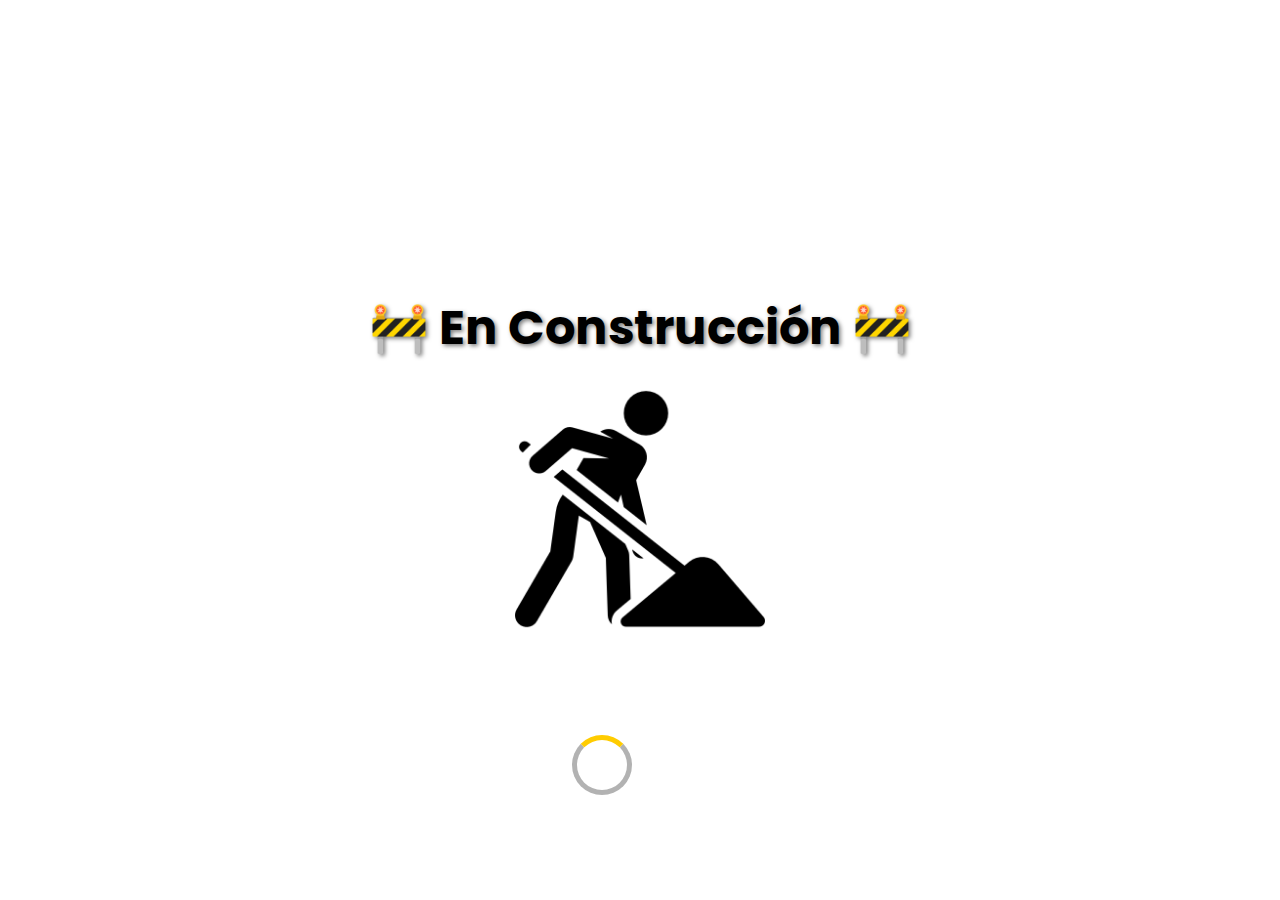
<file: index.html>
<!DOCTYPE html>
<html>
<head>
    <meta charset="utf-8">
    <title>En Construcción</title>
    <style>
        body {
            display: flex;
            justify-content: center;
            align-items: center;
            height: 100vh;
            font-family: 'Poppins', sans-serif;
            margin: 0;
            color: #ffffff;
            text-align: center;
            flex-direction: column;
            position: relative;
        }
        h1 {
            font-size: 3rem;
            color: #000000;
            font-weight: bold;
            text-shadow: 2px 2px 4px rgba(0, 0, 0, 0.5);
            margin-bottom: 20px;
        }
        .image {
            margin-top: 10px;
        }
        img {
            max-width: 100%;
            height: auto;
            width: 250px;
        }
        .loader {
            position: absolute;
            top: 85%; /* Puedes modificar este valor para mover en el eje Y */
            left: 47%; /* Puedes modificar este valor para mover en el eje X */
            transform: translate(-50%, -50%);
            width: 50px;
            height: 50px;
            border: 5px solid rgba(0, 0, 0, 0.3);
            border-top: 5px solid #ffcc00;
            border-radius: 50%;
            animation: spin 1s linear infinite;
        }
        @keyframes spin {
            0% { transform: rotate(0deg); }
            100% { transform: rotate(360deg); }
        }
        @media (max-width: 768px) {
            h1 {
                font-size: 2rem;
            }
            img {
                width: 180px;
            }
            .loader {
                width: 40px;
                height: 40px;
                border-width: 4px;
            }
        }
    </style>
    <link href="https://fonts.googleapis.com/css2?family=Poppins:wght@400;700&display=swap" rel="stylesheet">
</head>
<body>
    <div>
        <h1>🚧 En Construcción 🚧</h1>
        <div class="image">
            <img src="Imagenes/pala.png" alt="Imagen de construcción">
        </div>
    </div>
    <div class="loader"></div>
</body>
</html>
</file>
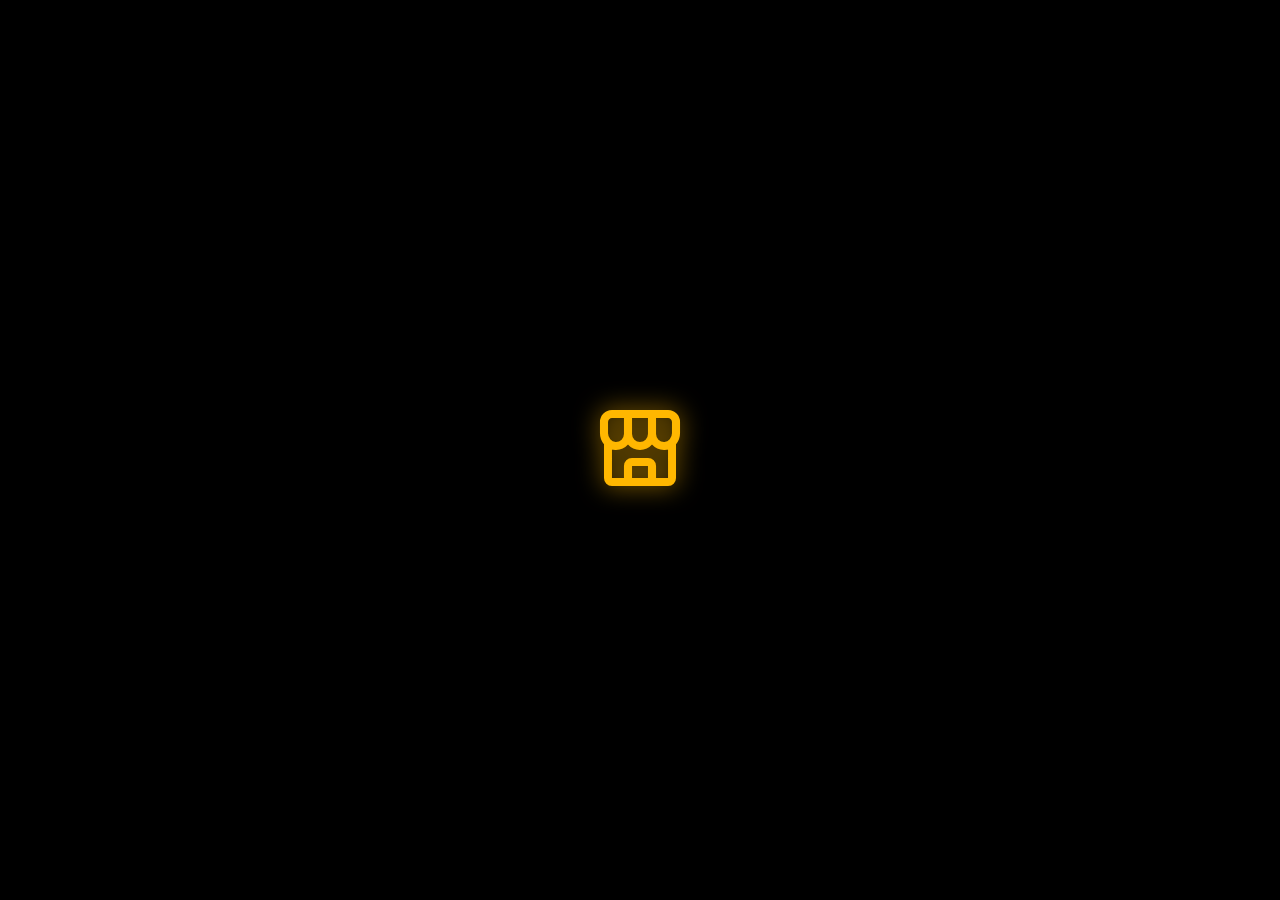
<file: Principal.html>
<!DOCTYPE html>
<html lang="es">
<head>
    <meta charset="UTF-8">
    <meta name="viewport" content="width=device-width, initial-scale=1.0">
    <title>JJJ´s FOOD</title>
    <link rel="icon" href="Imagenes/Logo Restaurante.PNG">
    <link rel="stylesheet" href="CSS/Principal.css">
    <link href="https://unpkg.com/boxicons@2.1.4/css/boxicons.min.css" rel="stylesheet">
</head>
<body>
    <div class="anuncio-overlay" id="anuncioOverlay" style="display: none;">
        <div class="anuncio">
            <button class="cerrar" onclick="cerrarAnuncio()">×</button>
            <img src="Imagenes/ImagenesPrincipal/Anuncio.png" alt="Anuncio">
        </div>
    </div>

    <script>
        function cerrarAnuncio() {
            document.getElementById('anuncioOverlay').style.display = 'none';
            sessionStorage.setItem('anuncioMostrado', 'true');
        }

        window.addEventListener('pageshow', () => {
            if (!sessionStorage.getItem('anuncioMostrado')) {
                document.getElementById('anuncioOverlay').style.display = 'flex';
            }
        });
    </script>

    <body class="locked">
        <!-- Pantalla de carga -->
        <div id="loading-screen">
            <i class='bx bx-store-alt'></i>
        </div>

        <div class="contenedor">
            <img src="Imagenes/Logo Pricipal.png" alt="Imagen Movible" class="imagen-ajustable" />
        </div>
        <div class="top-center">
            <span class="black">Welcome to</span>
        </div>

        <!-- Barra lateral -->
        <div class="sidebar1">
            <div class="logo_content1">
                <div class="logo1">
                    <img src="Imagenes/Logo JJJs.png" alt="Logo del restaurante JJJ's" width="150" height="50">
                    <div class="logo_name1"></div>
                </div>
                <i class='bx bx-menu' id='btn1'></i>
            </div>
            <!-- Buscador -->
            <div class="src1">
                <i class='bx bx-search-alt' id="srcBtn1"></i>
                <input type="text" id="searchInput" placeholder="Buscar..." autocomplete="off">
                <div id="suggestions" class="suggestions"></div>
            </div>
            <!-- Navegación -->
            <ul class="nav1">
                <li>
                    <a href="Principal.html">
                        <i class='bx bx-store-alt'></i>
                        <span class="link_name1">Principal</span>
                    </a>
                    <span class="tooltip1">Principal</span>
                </li>
                <li>
                    <a href="InicioSs.html">
                        <i class='bx bxs-user-circle'></i>
                        <span class="link_name1">Inicia sesión</span>
                    </a>
                    <span class="tooltip1">Inicia sesión</span>
                </li>
                <li>
                    <a href="Producto.html">
                        <i class='bx bxs-pizza'></i>
                        <span class="link_name1">Productos Food</span>
                    </a>
                    <span class="tooltip1">Productos Food</span>
                </li>
                <li>
                    <a href="ProductosCigarreria.html">
                        <i class='bx bxs-drink'></i>
                        <span class="link_name1">Productos Beer</span>
                    </a>
                    <span class="tooltip1">Productos Beer</span>
                </li>
                <li>
                    <a href="Pedidos.html">
                        <i class='bx bx-package'></i>
                        <span class="link_name1">Pedidos</span>
                    </a>
                    <span class="tooltip1">Pedidos</span>
                </li>
                <li>
                    <a href="Nosotros.html">
                        <i class='bx bx-conversation'></i>
                        <span class="link_name1">Nosotros</span>
                    </a>
                    <span class="tooltip1">Nosotros</span>
                </li>
                <li>
                    <a href="Horarios.html">
                        <i class='bx bxs-calendar'></i>
                        <span class="link_name1">Horarios</span>
                    </a>
                    <span class="tooltip1">Horarios</span>
                </li>
                <li>
                    <a href="favoritos.html">
                        <i class='bx bxs-heart-circle'></i>
                        <span class="link_name1">Favoritos</span>
                    </a>
                    <span class="tooltip1">Favoritos</span>
                </li>
            </ul>
        </div>

        <!-- Sliders -->
        <div class="slider-wrapper">
            <!-- Slider 1 -->
            <div class="slider" id="slider1">
                <button class="arrow left" onclick="prevSlide(1)">◀</button>
                <a href="Producto.html"><img class="slide active" src="Imagenes/ImagenesPrincipal/1.webp" alt="Imagen del slider 1"></a>
                <a href="Producto.html"><img class="slide" src="Imagenes/ImagenesPrincipal/2.webp" alt="Imagen del slider 2"></a>
                <a href="Producto.html"><img class="slide" src="Imagenes/ImagenesPrincipal/3.webp" alt="Imagen del slider 3"></a>
                <a href="Producto.html"><img class="slide" src="Imagenes/ImagenesPrincipal/4.webp" alt="Imagen del slider 4"></a>
                <a href="Producto.html"><img class="slide" src="Imagenes/ImagenesPrincipal/5.webp" alt="Imagen del slider 5"></a>
                <a href="Producto.html"><img class="slide" src="Imagenes/ImagenesPrincipal/6.webp" alt="Imagen del slider 6"></a>
                <a href="Producto.html"><img class="slide" src="Imagenes/ImagenesPrincipal/7.webp" alt="Imagen del slider 7"></a>
                <a href="Producto.html"><img class="slide" src="Imagenes/ImagenesPrincipal/8.webp" alt="Imagen del slider 8"></a>
                <button class="arrow right" onclick="nextSlide(1)">▶</button>
            </div>

            <!-- Slider 2 -->
            <div class="slider" id="slider2">
                <button class="arrow left" onclick="prevSlide(2)">◀</button>
                <a href="ProductosCigarreria.html"><img class="slide active" src="Imagenes/ImagenesPrincipal/10.webp" alt="Imagen del slider A"></a>
                <a href="ProductosCigarreria.html"><img class="slide" src="Imagenes/ImagenesPrincipal/11.webp" alt="Imagen del slider B"></a>
                <a href="ProductosCigarreria.html"><img class="slide" src="Imagenes/ImagenesPrincipal/12.webp" alt="Imagen del slider C"></a>
                <button class="arrow right" onclick="nextSlide(2)">▶</button>
            </div>
        </div>

        <!-- Scripts -->
        <script src="JS/PantallaCarga.js"></script>
        <script src="JS/Buscador.js"></script>
        <script src="JS/Siderbar.js"></script>
        <script src="JS/SelectorImagenes.js"></script>
        <script src="JS/Seleccion.js"></script>
        <script src="JS/Bot.js"></script>
    </body>
</html>
</file>
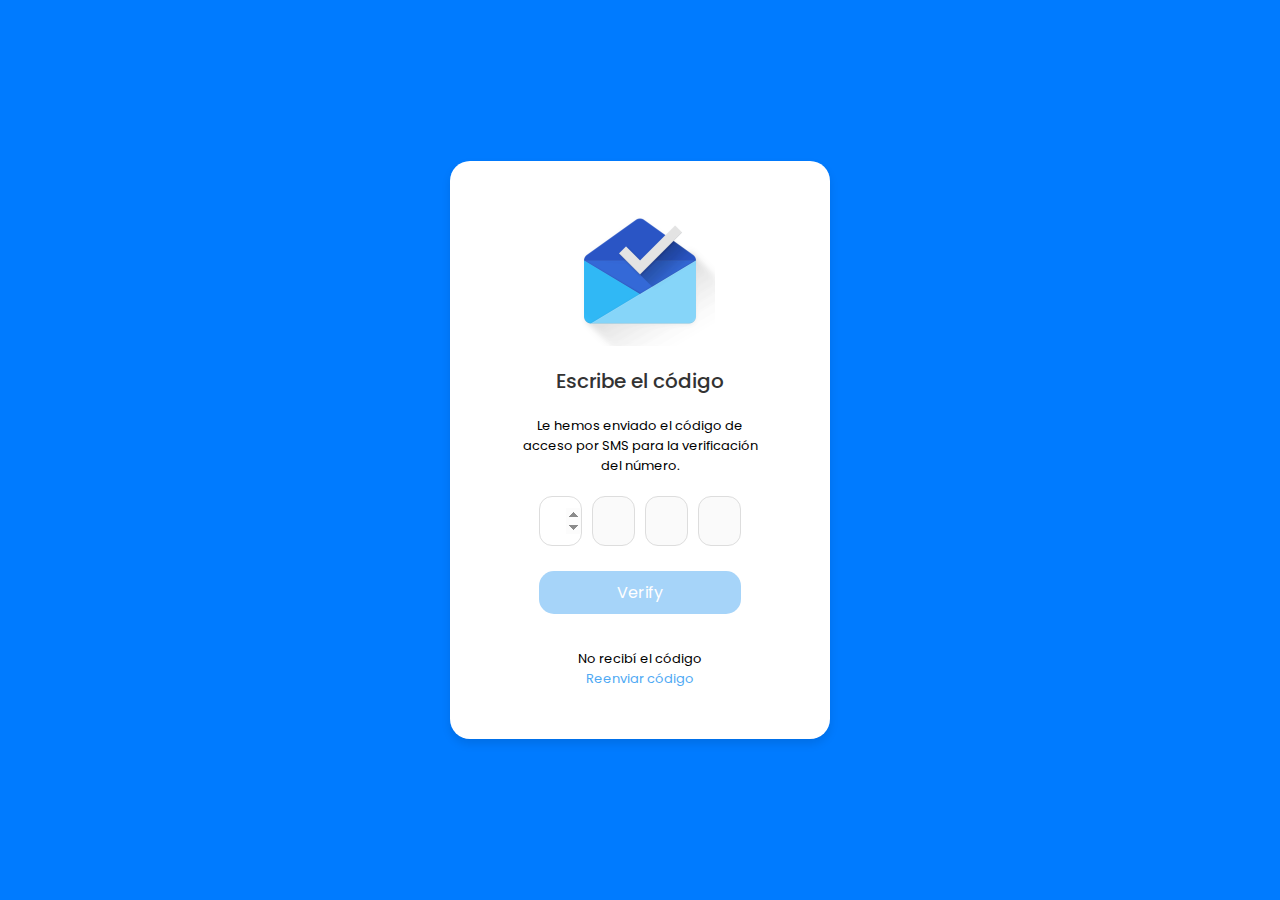
<file: Vcode.html>
<!DOCTYPE html>
<html lang="en">
<head>
    <meta charset="UTF-8">
    <meta http-equiv="X-UA-Compatible" content="IE=edge">
    <meta name="viewport" content="width=device-width, initial-scale=1.0">
    <title>Verificación Código</title>
    <link rel="icon" href="Imagenes/Logo Restaurante.PNG">
    <link rel="stylesheet" href="VCode.css">
</head>
<body>
    <div class="container">
        <header></header>
        <h4>Escribe el código</h4>
        <p>Le hemos enviado el código de acceso por SMS para la verificación del número.</p>
        <form id="verificationForm">
            <div class="input-field">
                <input type="number" id="digit1" maxlength="1" required />
                <input type="number" id="digit2" maxlength="1" disabled />
                <input type="number" id="digit3" maxlength="1" disabled />
                <input type="number" id="digit4" maxlength="1" disabled />
            </div>
            <button type="submit" id="verifyButton">Verify</button>
        </form>
        <p>No recibí el código<br> <a href="#" id="resendCode">Reenviar código</a></p>
    </div>
    <script src="Vcode.js"></script>
</body>
</html>
</file>
<file: VCode.css>
@import url("https://fonts.googleapis.com/css2?family=Poppins");
*{
    margin: 0;
    padding: 0;
    box-sizing: border-box;
    font-family: 'Poppins', sans-serif;
}
body{
    min-height: 100vh;
    display: flex;
    align-items: center;
    justify-content: center;
    background: #007bff;
}
:where(.container, form, .input-field, header){
    display: flex;
    flex-direction: column;
    align-items: center;
    justify-content: center;
}
.container{
    background: #fff;
    padding: 35px 65px 50px 65px;
    border-radius: 20px;
    row-gap: 20px;
    box-shadow: 0 5px 10px rgba(0, 0, 0, .1);
}
.container header{
    height: 150px;
    width: 150px;
    background-image: url(Imagenes/Enviado.gif);
    background-size: cover;
    background-position: center;
}
.container h4{
    font-size: 1.25rem;
    color: #333;
    font-weight: 500;
}
.container p{
    max-width: 250px;
    text-align: center;
    font-size: 13px;
}
.container p a{
    color: #4FAAF4;
    text-decoration: none;
}
.container p a:hover{
    text-decoration: underline;
}
form .input-field {
    flex-direction: row;
    column-gap: 10px;
}
form .input-field input{
    height: 50px;
    width: 43px;
    border-radius: 13px;
    outline: none;
    font-size: 1.125rem;
    text-align: center;
    border: 1px solid #ddd;
}
form.input-field input:focus{
    box-shadow: 0 1px 0 rgb(0, 0, 0, .1);
}
form.input-field input::-webkit-inner-spin-button
form.input-field input::-webkit-outer-spin-button{
    display: none;
}
form button{
    margin-top: 25px;
    margin-bottom: 15px;
    width: 100%;
    color: #fff;
    font-size: 1rem;
    border: none;
    padding: 9px 0;
    cursor: pointer;
    border-radius: 15px;
    pointer-events: none;
    background: #4FAAF4;
    opacity: .5;
    transition: all 0.2s ease;
}
form button.active{
    opacity: 1;
    pointer-events: auto;
}
form buttom:hover{
    background: #287de4;
}
</file>
<file: CSS/Principal.css>
/* Reset and Imports */
@import url('https://fonts.googleapis.com/css2?family=Poppins:ital,wght@0,400;0,500;1,400&display=swap');
@import url('https://fonts.googleapis.com/css2?family=Oswald:wght@700&display=swap');

/* Global Styles */
* {
    font-family: "Poppins", sans-serif;
    margin: 0;
    padding: 0;
}

body {
    position: relative;
    min-height: 100vh;
    width: 100%;
    height: 100%;
    margin: 0;
    display: flex;
    justify-content: center;
    align-items: center;
    background: url("/Imagenes/ImagenesPrincipal/Perros.webp") no-repeat center center fixed;
    background-size: cover;
    background-position: center;
    background-repeat: no-repeat;
}

/* Sidebar Styles */
.sidebar1 {
    position: fixed;
    top: 0;
    left: 0;
    width: 50px;
    background: #000000;
    padding: 6px 16px;
    height: 100%;
    box-shadow: 5px 0 30px rgba(0,0,0,.1);
    transition: all .5s ease;
    z-index: 9996;
}

.sidebar1.active1 {
    width: 240px;
}

.sidebar1 .logo_content1 .logo1 {
    display: flex;
    color: #ffb700;
    height: 50px;
    width: 100%;
    font-size: 30px;
    margin-left: 30px; 
    margin-top: 6px;  
    align-items: center;
    pointer-events: none;
    opacity: 0;
}

.sidebar1.active1 .logo_content1 .logo1 {
    opacity: 1;
}

.sidebar1 .logo_content1 .logo1 .logo_name1 {
    font-size: 23px;
    font-weight: 600;
    margin: 0 10px;
}

.sidebar1 #btn1 {
    position: absolute;
    color: #ffffff;
    left: 50%;
    top: 6px;
    font-size: 20px;
    height: 50px;
    width: 50px;
    text-align: center;
    line-height: 50px;
    transform: translate(-50%);
}

.sidebar1.active1 #btn1 {
    left: 85%;
}

.sidebar1 .src1 {
    position: relative;
    height: 50px;
    width: 100%;
    margin-top: 20px;
}

.sidebar1 .src1 input {
    position: absolute;
    height: 100%;
    width: calc(100% - 50px);
    left: 0;
    top: 0;
    border-radius: 20px;
    outline: none;
    border: none;
    background: #ffffff;
    padding-left: 50px;
    font-size: 15px;
    color: #000000;
    box-shadow: 0 5px 10px rgba(0,0,0,.2);
    transition: all .5s ease;
}

.sidebar1 .src1 .bx-search-alt {
    position: absolute;
    font-size: 22px;
    color: #000000;
    z-index: 9997;
    transition: all .5s ease;
}

.sidebar1 .src1 .bx-search-alt:hover ~ input {
    background: #ffffff;
}

.sidebar1 i {
    height: 50px;
    min-width: 50px;
    border-radius: 12px;
    line-height: 50px;
    text-align: center;
    font-size: 25px;
}

.sidebar1 ul {
    margin-top: 20px;
}

.sidebar1 ul li {
    position: relative;
    height: 50px;
    width: 100%;
    margin: 0;
    list-style: none;
    line-height: 50px;
}

.sidebar1 ul li a {
    color: #ffffff;
    display: flex;
    text-decoration: none;
    align-items: center;
    border-radius: 20px;
    font-size: 13px;
    white-space: nowrap;
    transition: all .5s ease;
}

.sidebar1 ul li a:hover {
    color: #000000;
    background: #ffb700;
}

.sidebar1 .link_name1 {
    opacity: 0;
    pointer-events: none;
}

.sidebar1.active1 .link_name1 {
    opacity: 1;
    font-weight: 550;
    pointer-events: auto;
}

.sidebar1 ul li .tooltip1 {
    position: absolute;
    left: 140px;
    top: 0;
    transform: translate(-45%, -50%);
    border-radius: 10px;
    height: 35px;
    width: 130px;
    background: #ffffff;
    line-height: 35px;
    text-align: center;
    font-size: 13px;
    display: block;
    color: #242424;
    box-shadow: 0 5px 10px rgba(0,0,0,.2);
    pointer-events: none;
    opacity: 0;
    transition: all 0.5s ease;
}

.sidebar1.active1 ul li .tooltip1 {
    display: none;
}

.sidebar1 ul li:hover .tooltip1 {
    opacity: 1;
    top: 50%;
}

.nav1 a.active {
    background-color: #ffb700;
    pointer-events: none; 
    cursor: default; 
    color: rgb(0, 0, 0);
}


#loading-screen {
    position: fixed;
    top: 0;
    left: 0;
    width: 100%;
    height: 100%;
    background: black;
    display: flex;
    align-items: center;
    justify-content: center;
    z-index: 99999;
  }
  
  #loading-screen i {
    color: #ffb700;
    font-size: 6rem;
    filter: drop-shadow(0 0 12px #ffb700aa);
    animation: spinBounce 2s ease-in-out infinite;
  }
  
  @keyframes spinBounce {
    0%   { transform: rotate(0deg) scale(1); }
    25%  { transform: rotate(90deg) scale(1.1); }
    50%  { transform: rotate(180deg) scale(1); }
    75%  { transform: rotate(270deg) scale(1.1); }
    100% { transform: rotate(360deg) scale(1); }
  }
  
  .locked {
    pointer-events: none;
    user-select: none;
    overflow: hidden;
  }
  
  .hidden {
    display: none;
  }
  
  

/* Slider */
.slider-wrapper {
    display: flex;
    justify-content: center;
    align-items: flex-start;
    flex-wrap: wrap;
    gap: 30px;
    margin-top: 100px;
}

.slider {
    position: relative;
    width: 400px;
    height: 300px;
    overflow: hidden;
    border-radius: 15px;
    box-shadow: 0 4px 10px rgba(0,0,0,0.3);
}

.slide {
    width: 100%;
    height: 100%;
    position: absolute;
    opacity: 0;
    transition: opacity 0.6s ease;
    object-fit: cover;
    border-radius: 15px;
}

.slide.active {
    opacity: 1;
}

.arrow {
    position: absolute;
    top: 50%;
    transform: translateY(-50%);
    background: rgba(255, 255, 255, 0.8);
    border: none;
    font-size: 25px;
    cursor: pointer;
    padding: 5px 15px;
    z-index: 10;
    border-radius: 100px;
}

.arrow.left {
    left: 10px;
}

.arrow.right {
    right: 10px;
}

/* Responsive Slider */
@media (max-width: 600px) {
    .slider-wrapper {
        margin-left: 80px;
        flex-direction: column;
        align-items: center;
        gap: 5px;
    }

    .slider {
        width: 75vw;
        height: 250px;
        background-color: transparent;
        box-shadow: none;
    }

    .slider img {
        width: 100%;
        height: 100%;
        display: block;
        object-fit: contain;
        background-color: transparent;
        clip-path: inset(0 round 20px);
    }

    .arrow {
        position: absolute;
        top: 50%;
        transform: translateY(-50%);
        background: rgba(255, 255, 255, 0.8);
        border: none;
        font-size: 20px;
        cursor: pointer;
        padding: 0px 10px;
        z-index: 10;
        border-radius: 10px;
    }
}

/* Top Center Text */
.top-center {
    position: fixed;
    top: 20px;
    left: 50%;
    transform: translateX(-110%);
    display: flex;
    align-items: baseline;
}

.black {
    color: #000;
    font-family: 'Oswald', sans-serif;
    font-weight: 700;
    font-size: 3rem;
    margin-right: 0.5rem;
    text-shadow: -1px -1px 0 #ffb700, 1px -1px 0 #ffb700, -1px 1px 0 #ffb700, 1px 1px 0 #ffb700;
}

@media (max-width: 600px) {
    .black {
        font-size: 2.3rem;
    }
    .top-center {
        transform: translateX(-50%);
        top: 10px;
    }
}

/* Adjustable Image */
.contenedor {
    position: absolute;
    width: 100vw;
    height: 100vh;
    overflow: hidden;
}

.imagen-ajustable {
    position: absolute;
    top: 25px;
    left: 600px;
    z-index: 20;
    width: 400px;
    height: 250px;
    object-fit: contain;
}

@media (max-width: 600px) {
    .imagen-ajustable {
        top: 40px;
        left: 100px;
        width: 300px;
        height: 200px;
    }
}



#suggestions {
    position: absolute;
    top: 110%;
    left: 0;
    right: 0;
    background: white;
    border-radius: 15px;
    box-shadow: 0 4px 10px rgba(0,0,0,0.1);
    overflow: hidden;
    border: 1px solid #e0e0e0;
    max-height: 200px;
    overflow-y: auto;
    display: none;
    z-index: 1000;
}

/* Cada item sugerido */
#suggestions div {
    padding: 12px 15px;
    cursor: pointer;
    font-size: 16px;
    transition: background 0.2s;
}

#suggestions div:hover {
    background-color: #f5f5f5;
}

/* Responsive para móviles */
@media (max-width: 600px) {
    #suggestions div {
        font-size: 14px;
        padding: 10px 12px;
    }
}

 /* Fondo semitransparente del recuadro */
 .anuncio-overlay {
    position: fixed;
    top: 0;
    left: 0;
    width: 100vw;
    height: 100vh;
    background-color: rgba(0, 0, 0, 0.541); /* transparencia del fondo */
    display: flex;
    justify-content: center;
    align-items: center;
    z-index: 9999;
  }

  @keyframes fadeZoomIn {
    0% {
      opacity: 0;
      transform: scale(0.8);
    }
    100% {
      opacity: 1;
      transform: scale(1);
    }
  }
  

  .anuncio {
    position: relative;
    width: 320px;
    border: 4px solid white;
    border-radius: 20px;
    overflow: hidden;
    background-color: rgba(255, 255, 255, 0.1);
    backdrop-filter: blur(8px);
    box-shadow: 0 10px 30px rgba(255,255,255,0.2);
    animation: fadeZoomIn 0.3s ease-out; /* 👈 Aquí va la animación */
  }
  
  

  .anuncio img {
    width: 100%;
    height: auto;
    display: block;
  }

  .cerrar {
    position: absolute;
    top: 10px;
    right: 10px;
    background: rgb(0, 0, 0);
    color: white;
    border: none;
    font-size: 20px;
    cursor: pointer;
    border-radius: 100%;
    width: 27px;
    height: 27px;
    text-align: center;
    line-height: 22px;
  }
</file>
